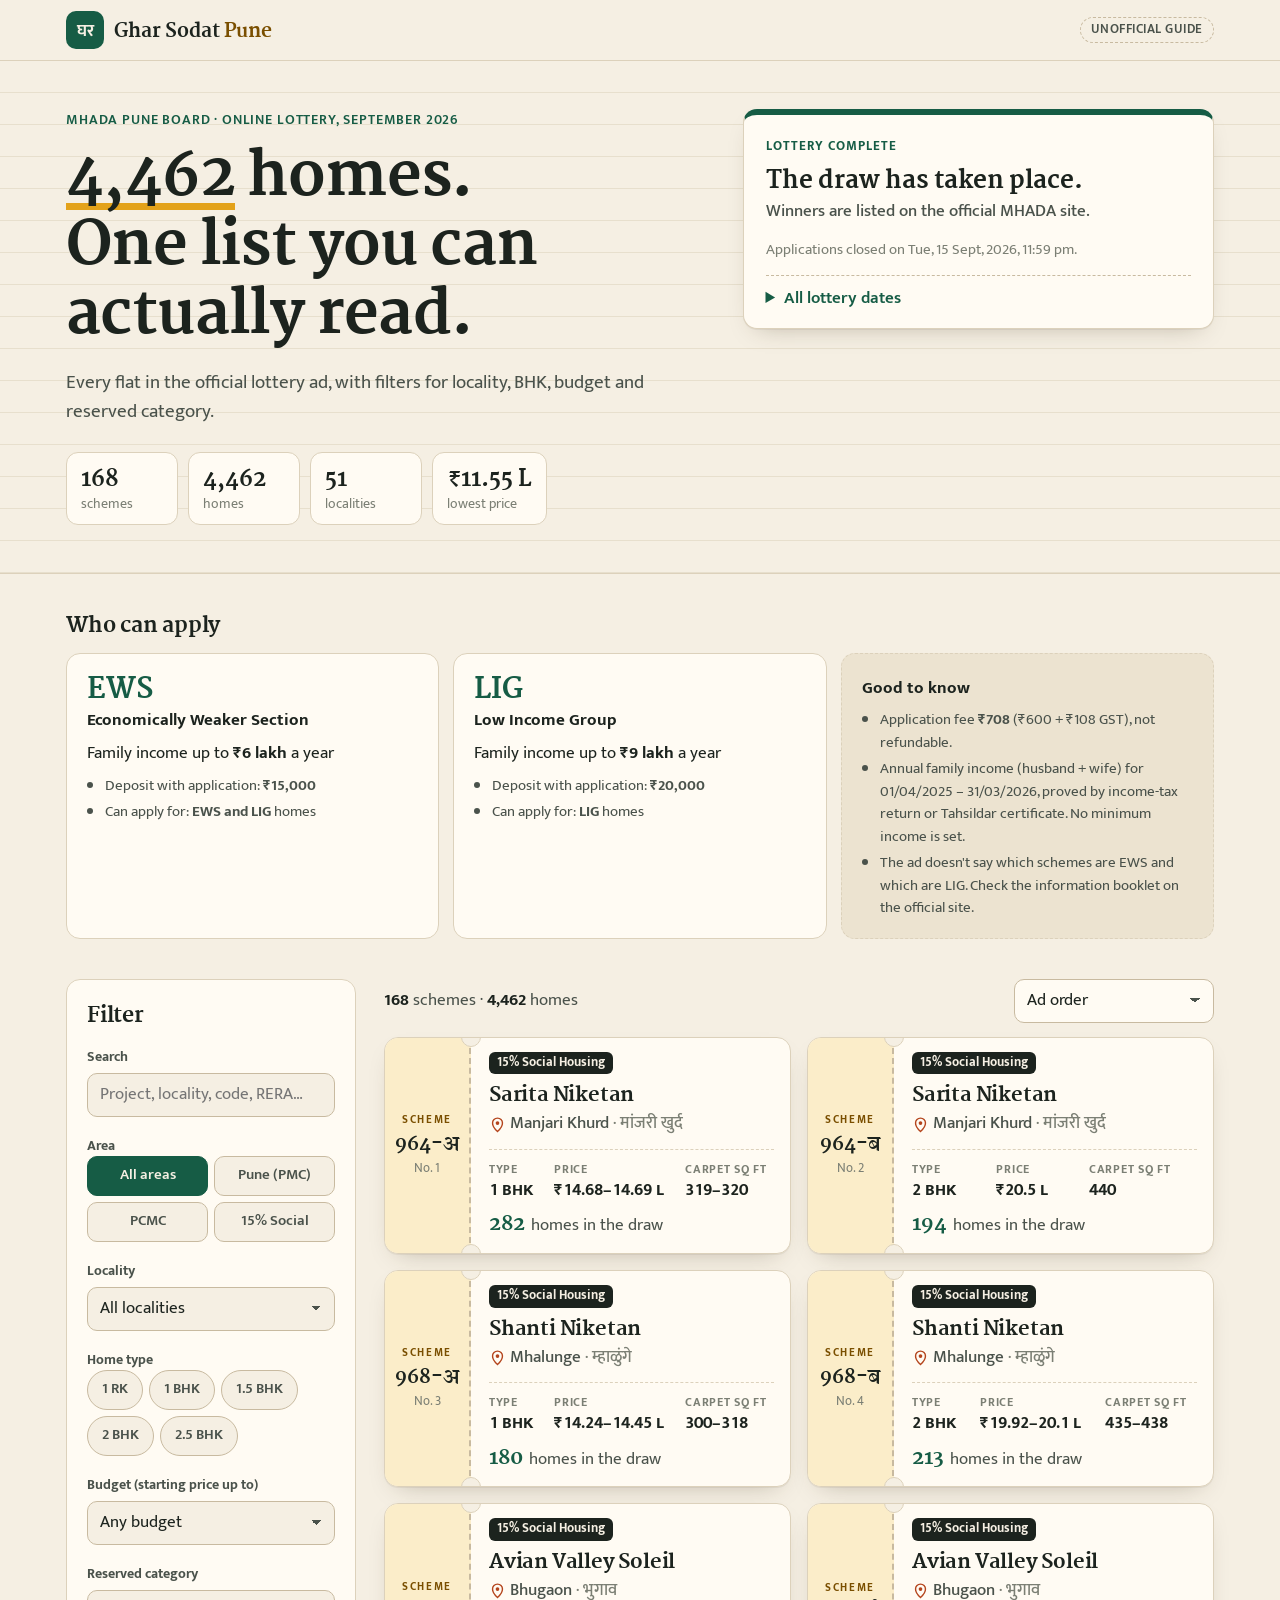
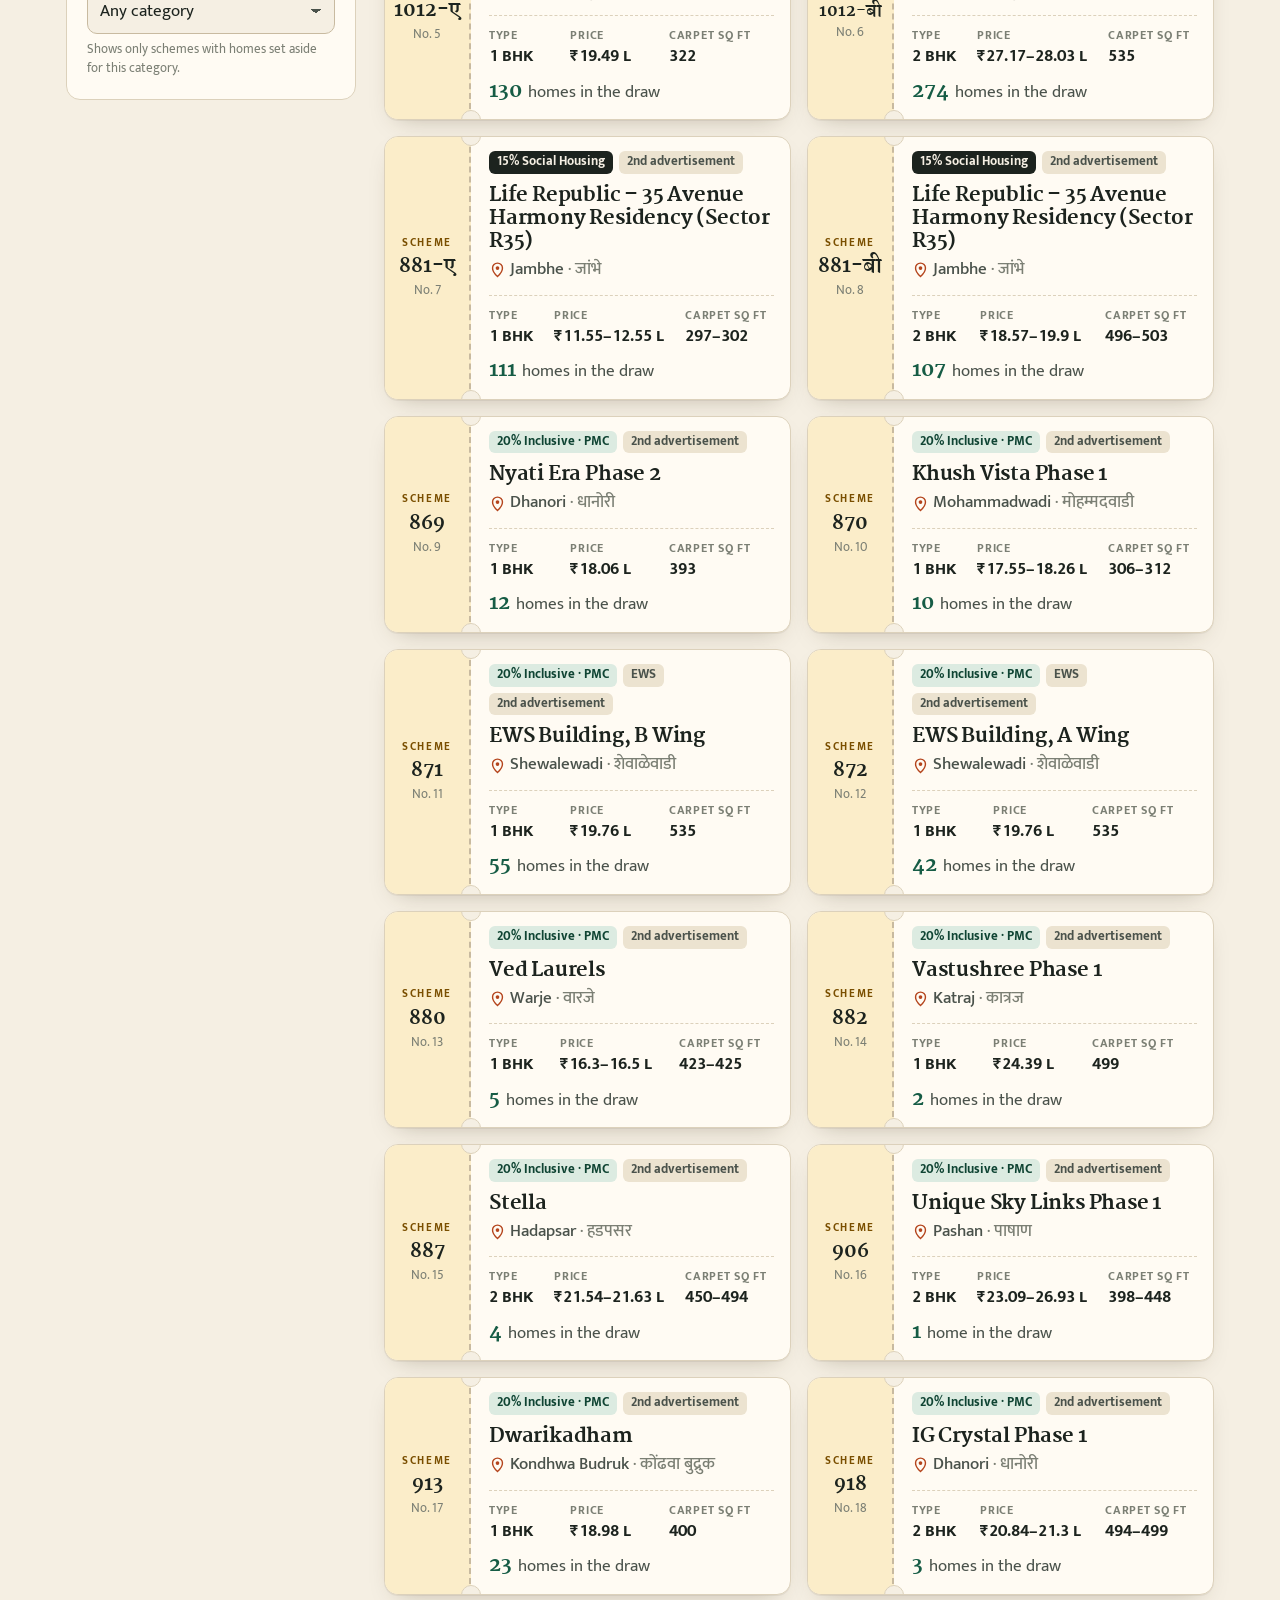
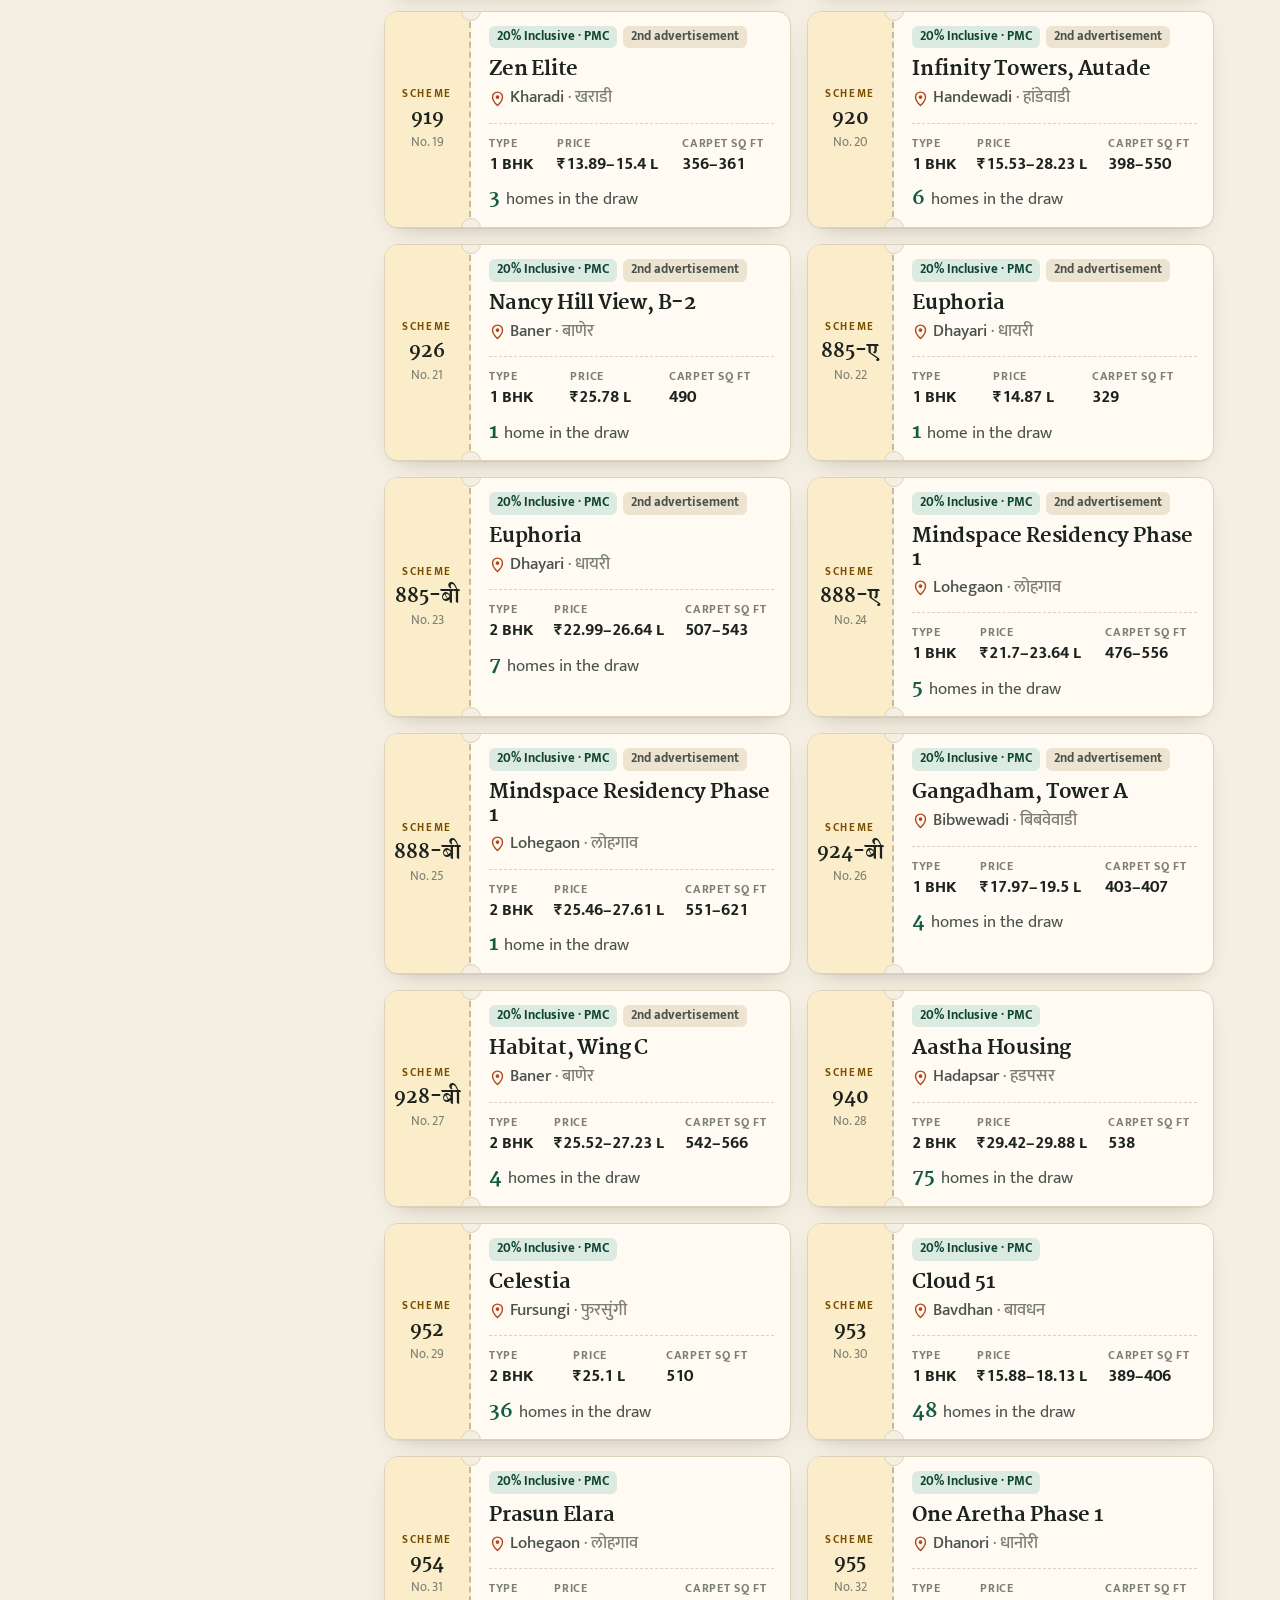
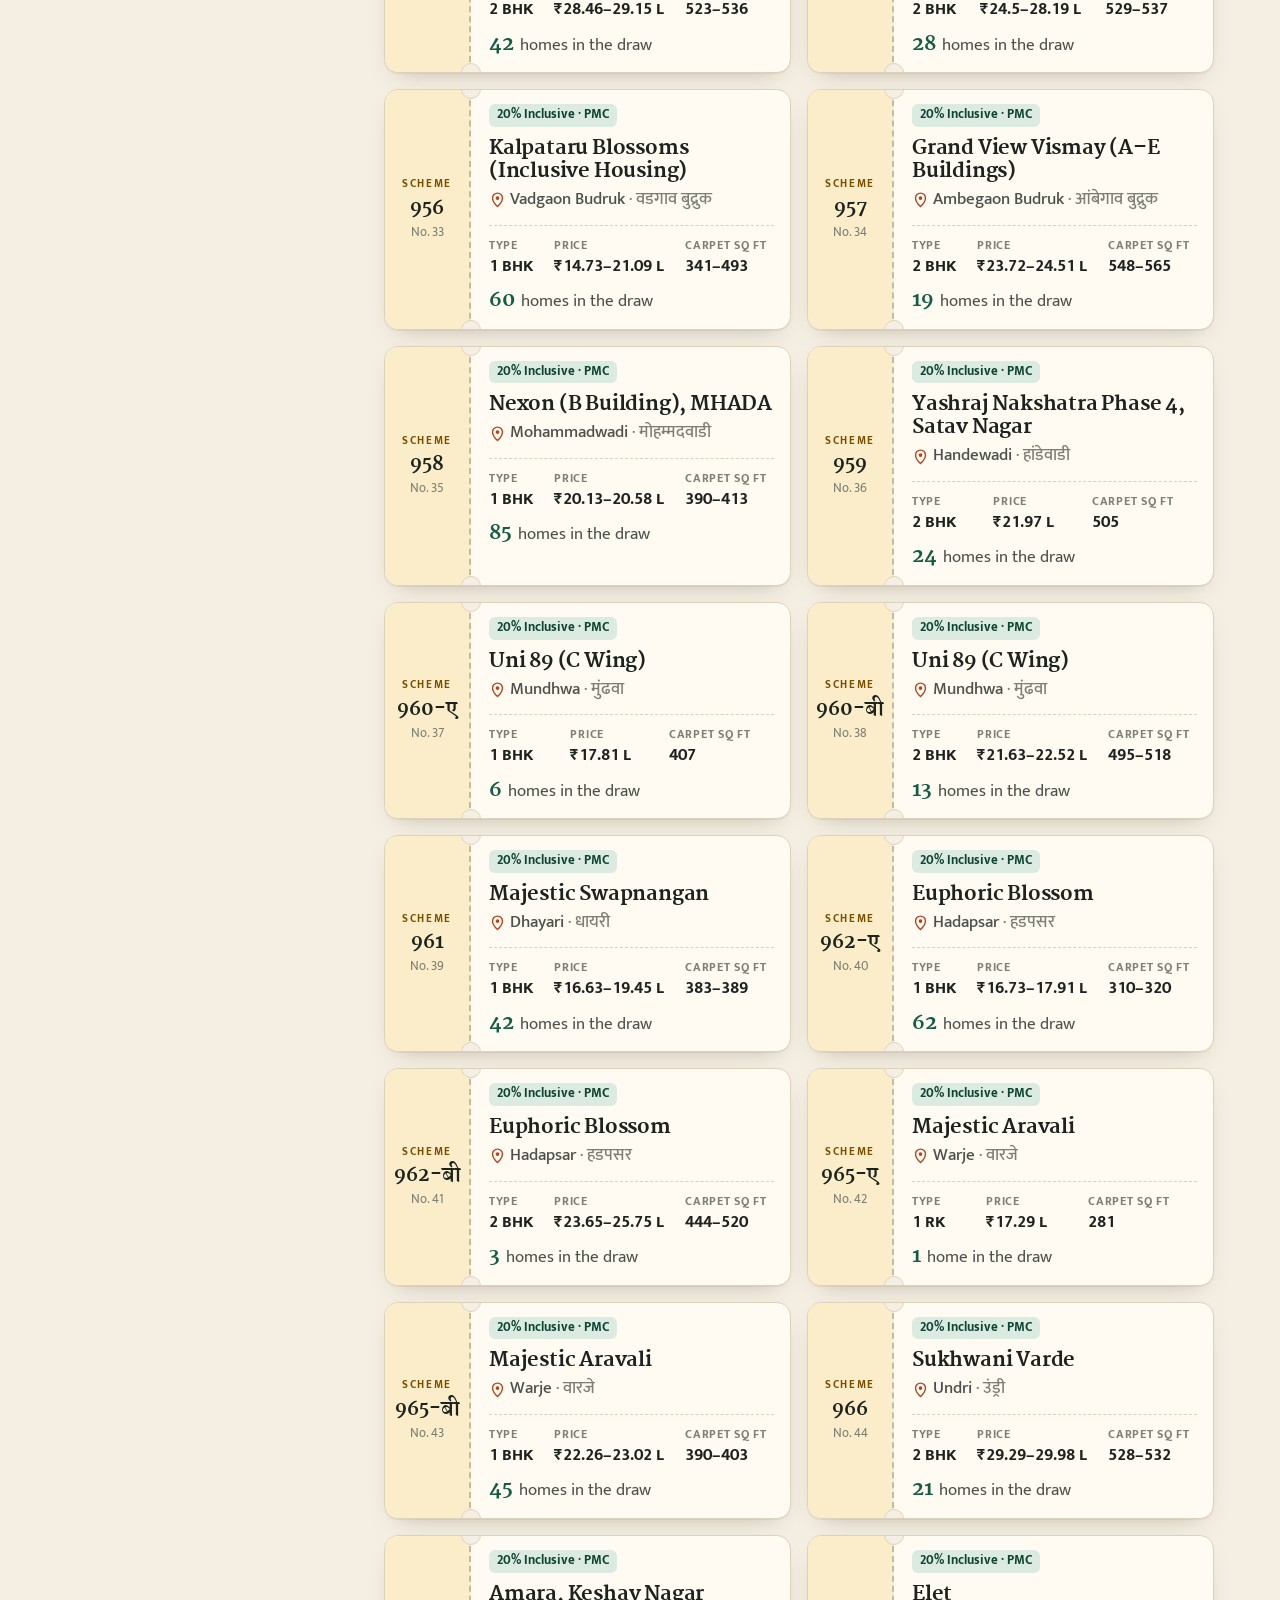
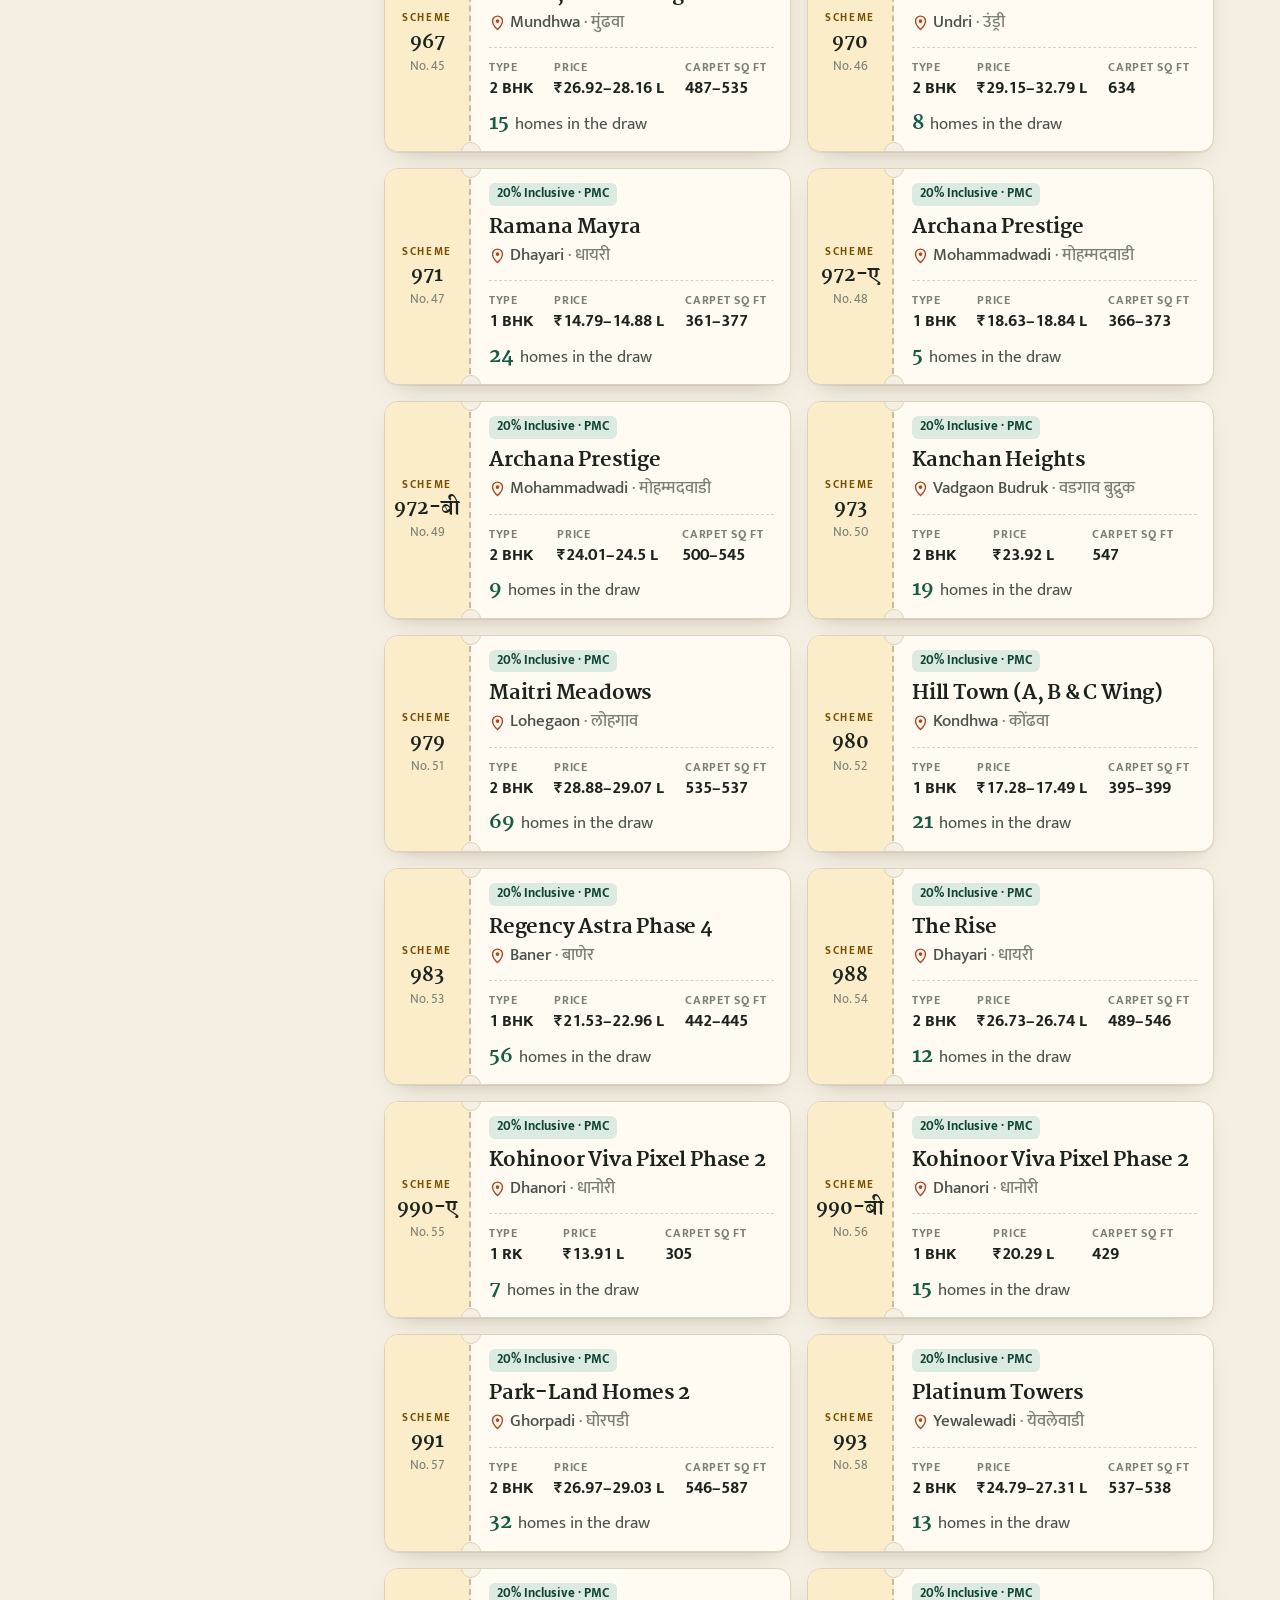
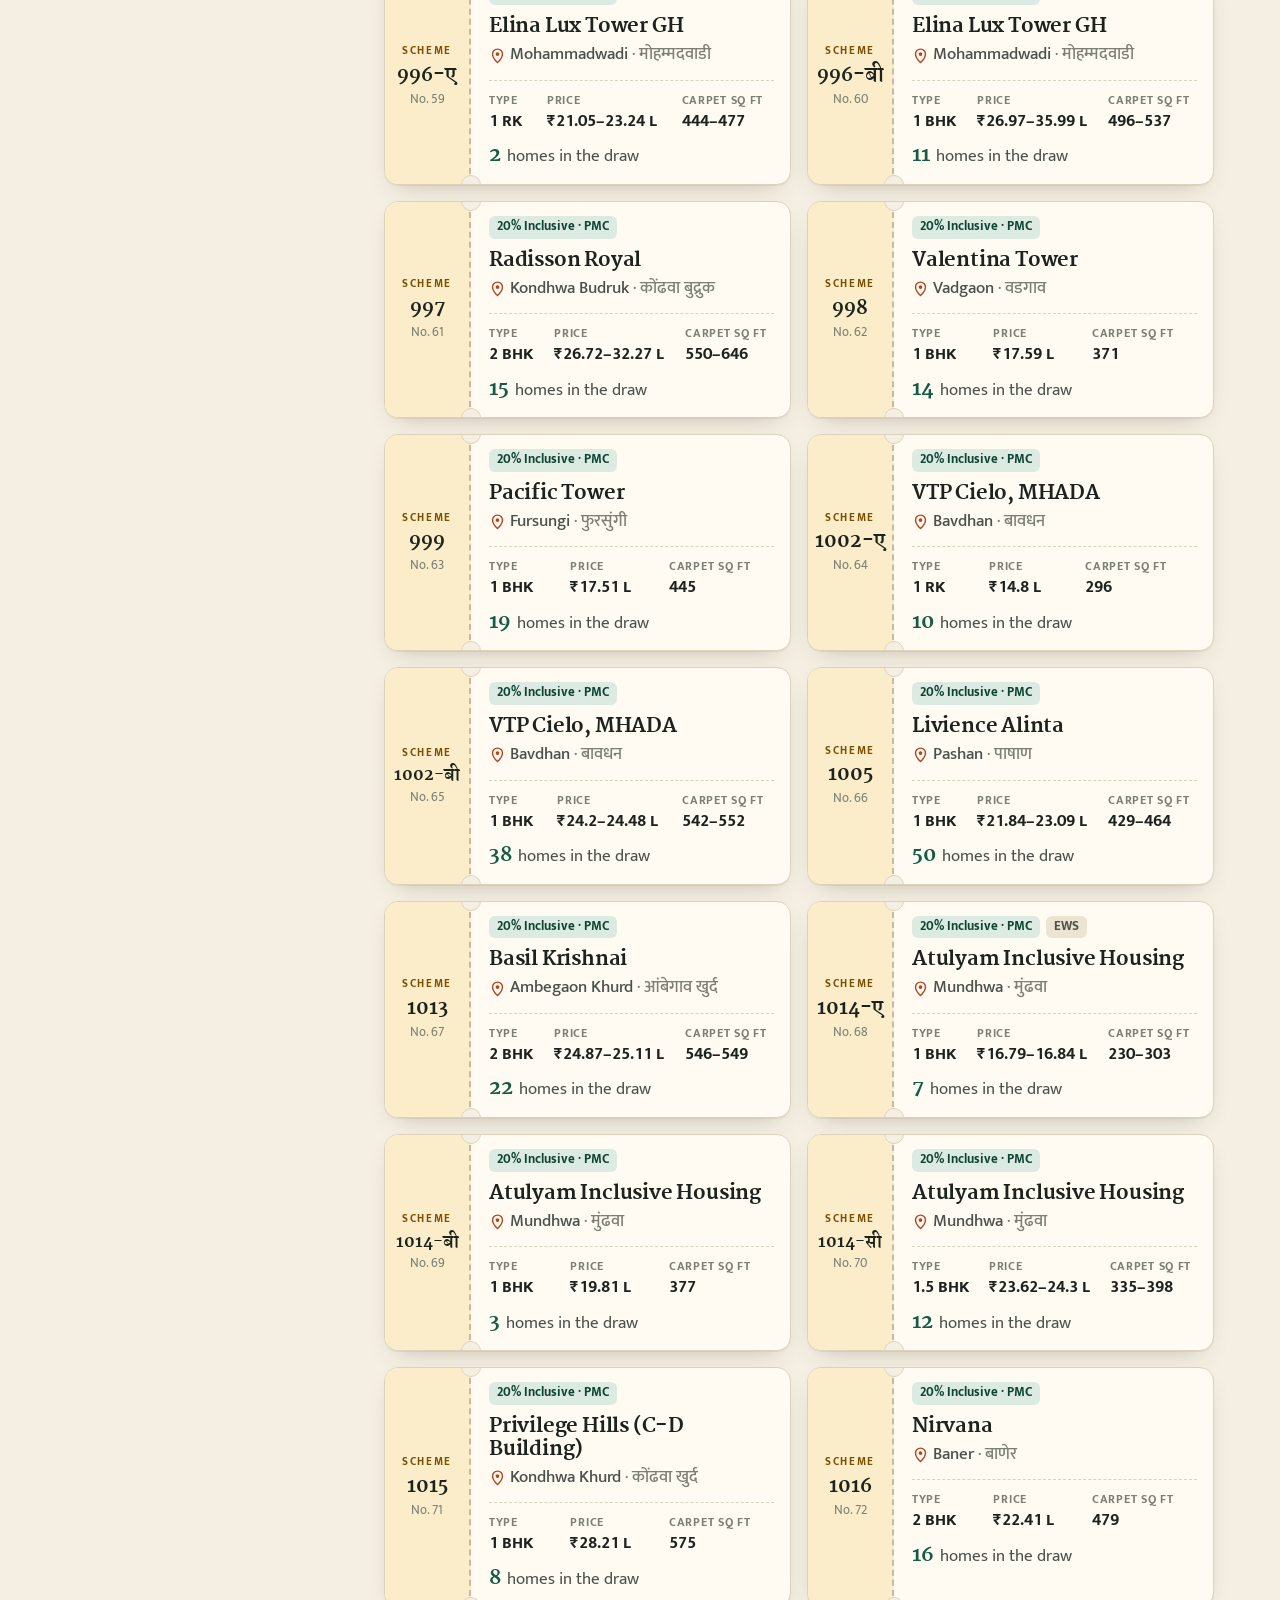
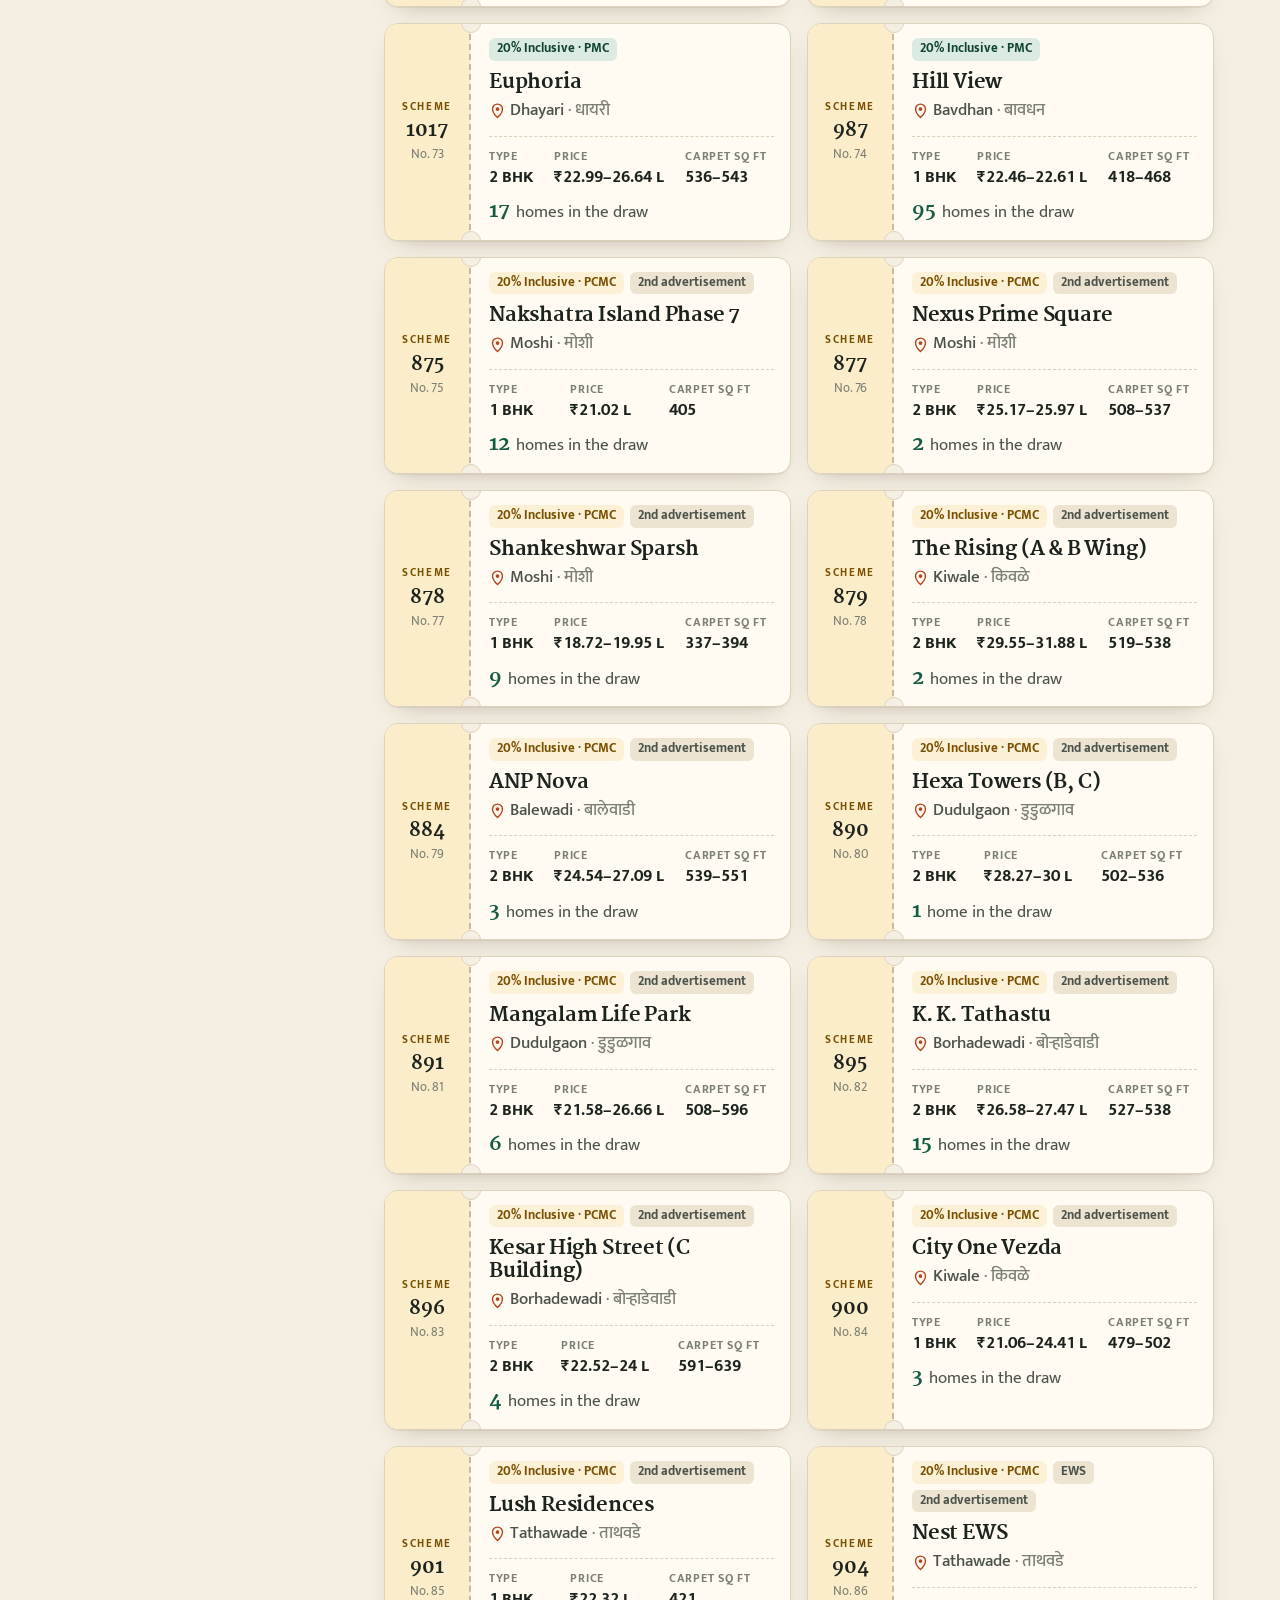
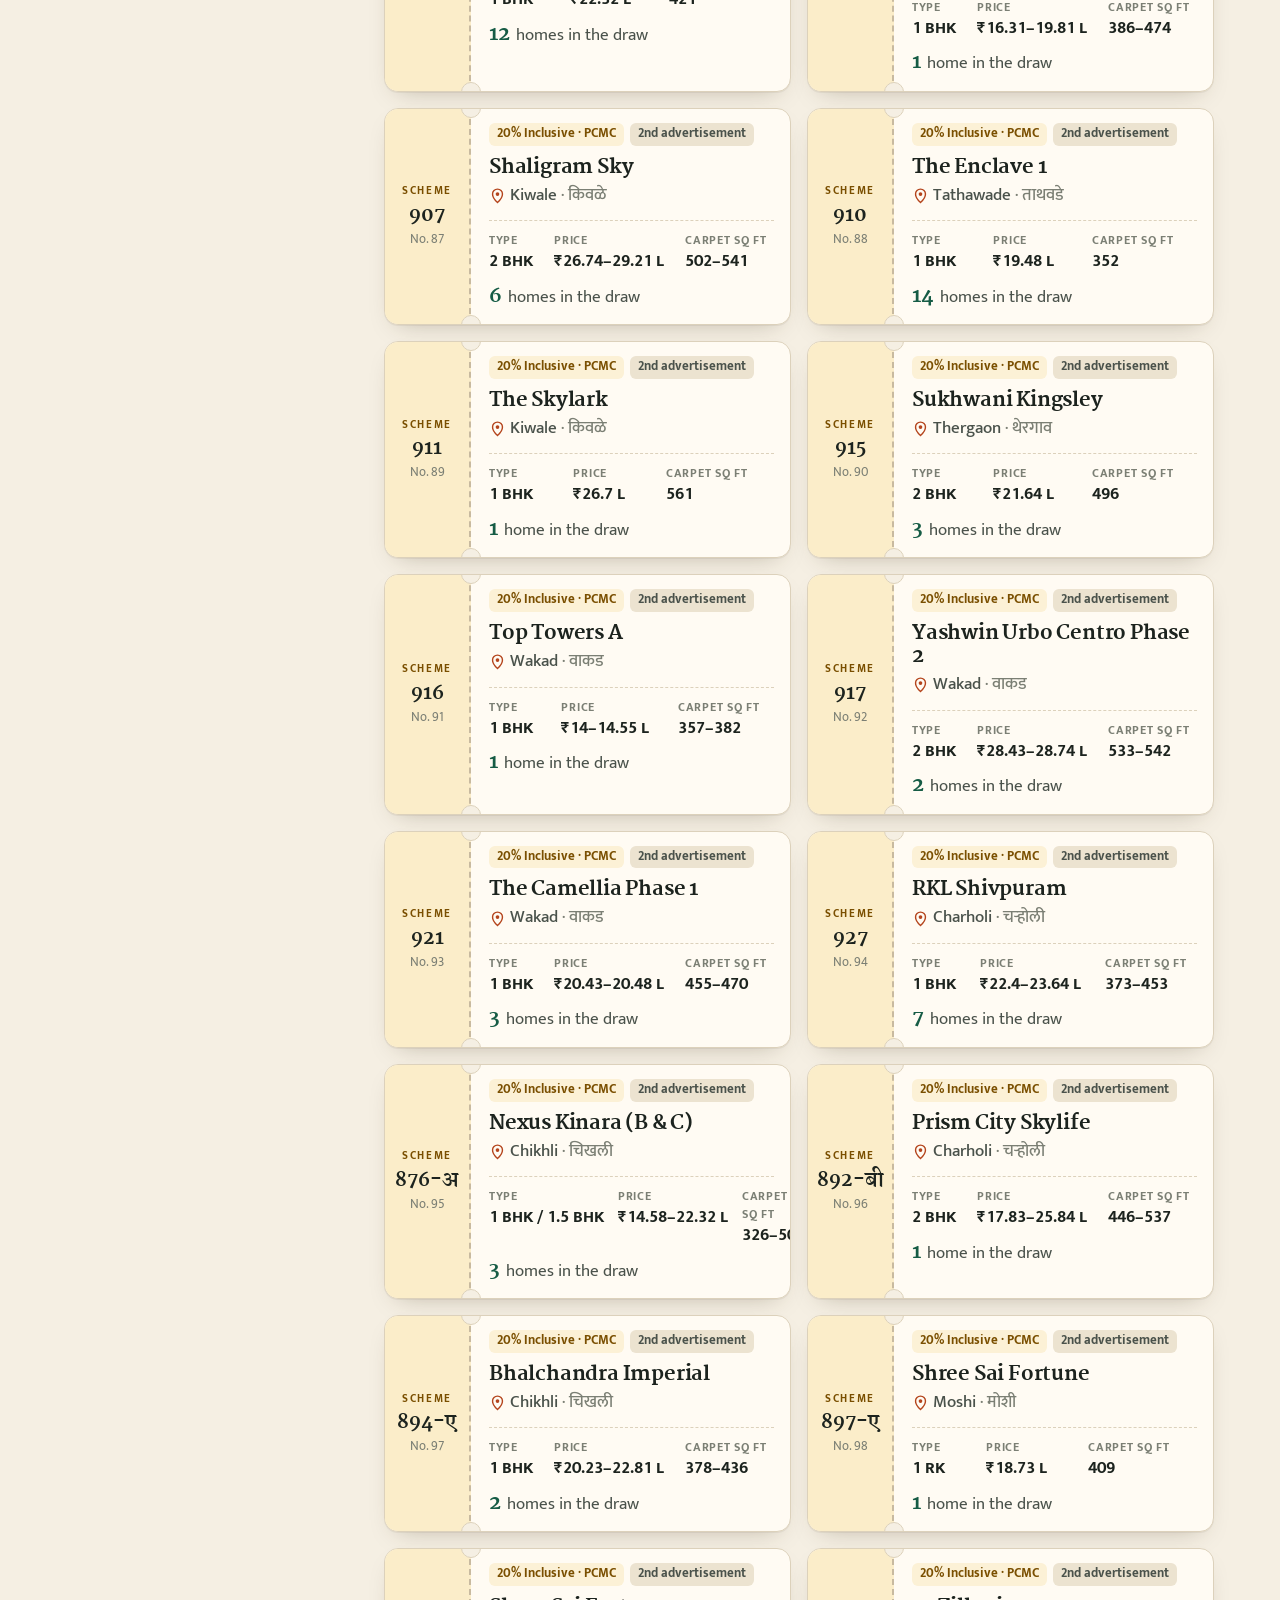
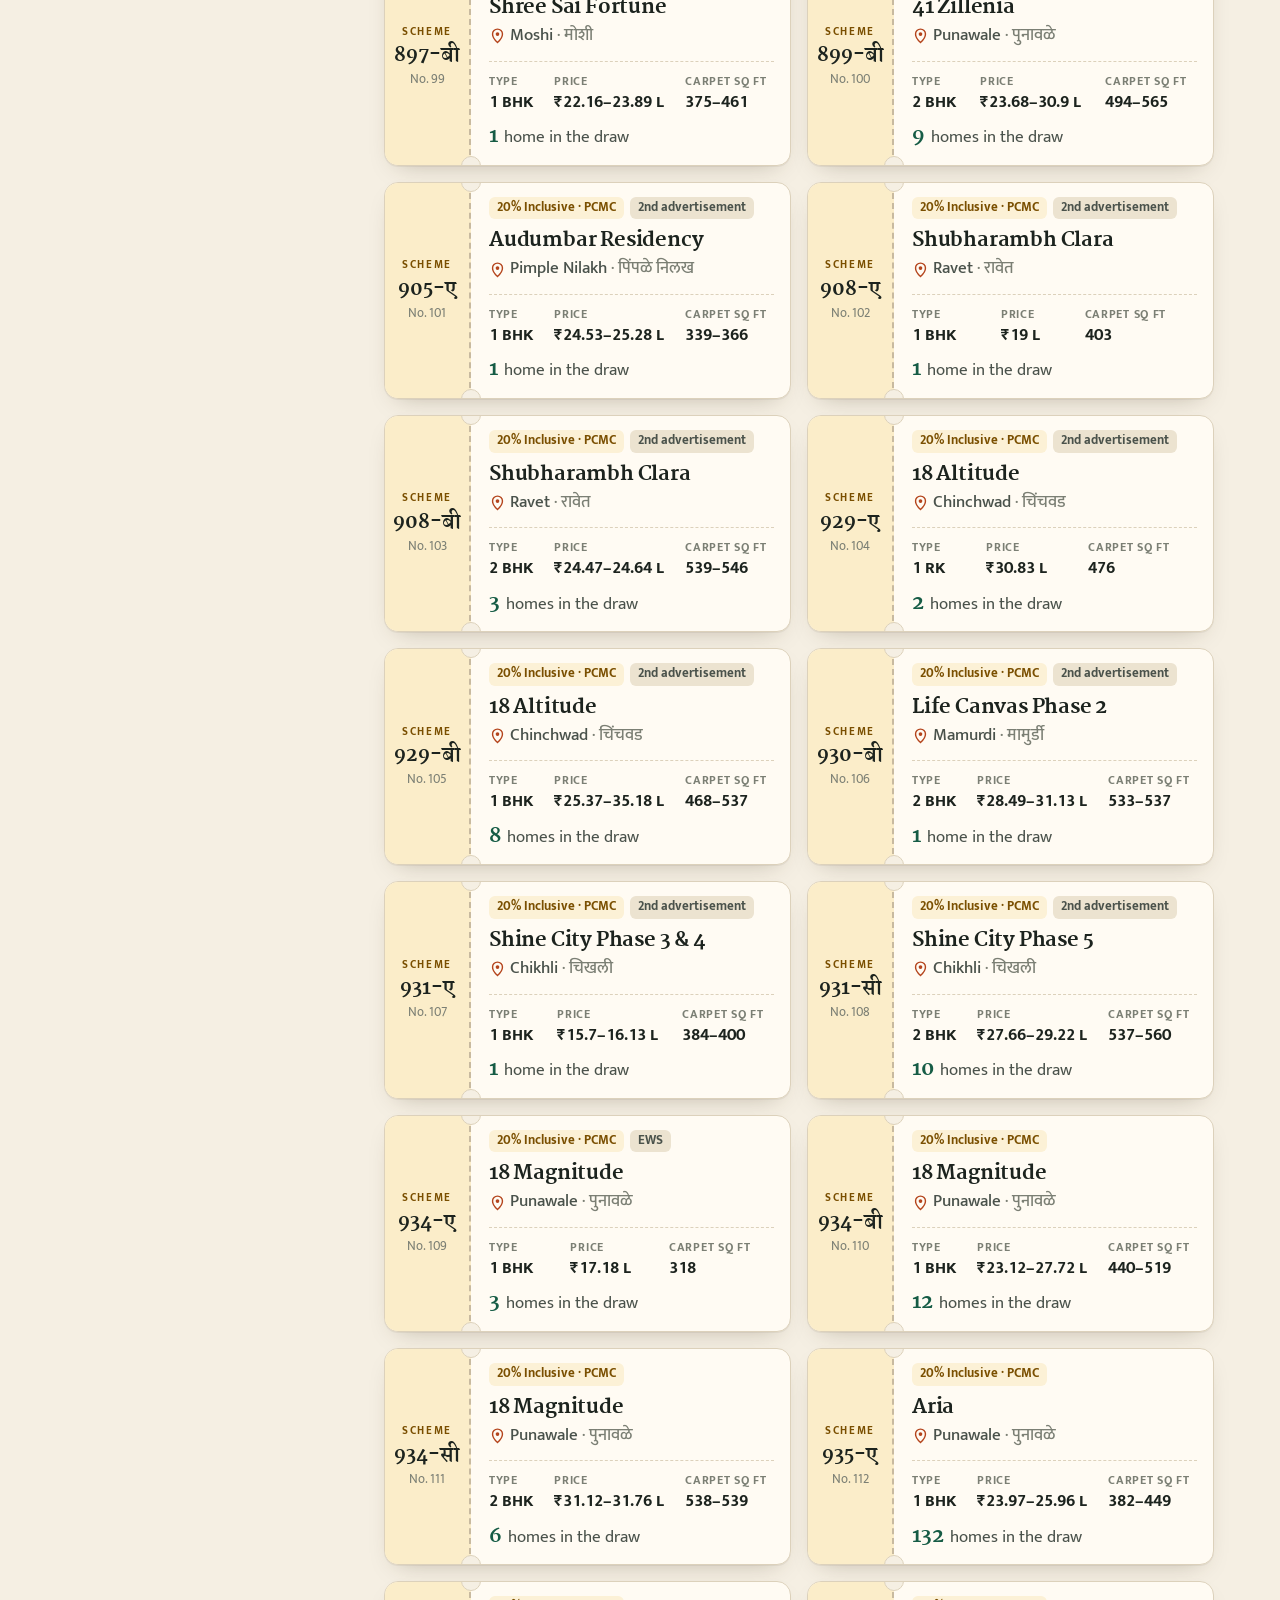
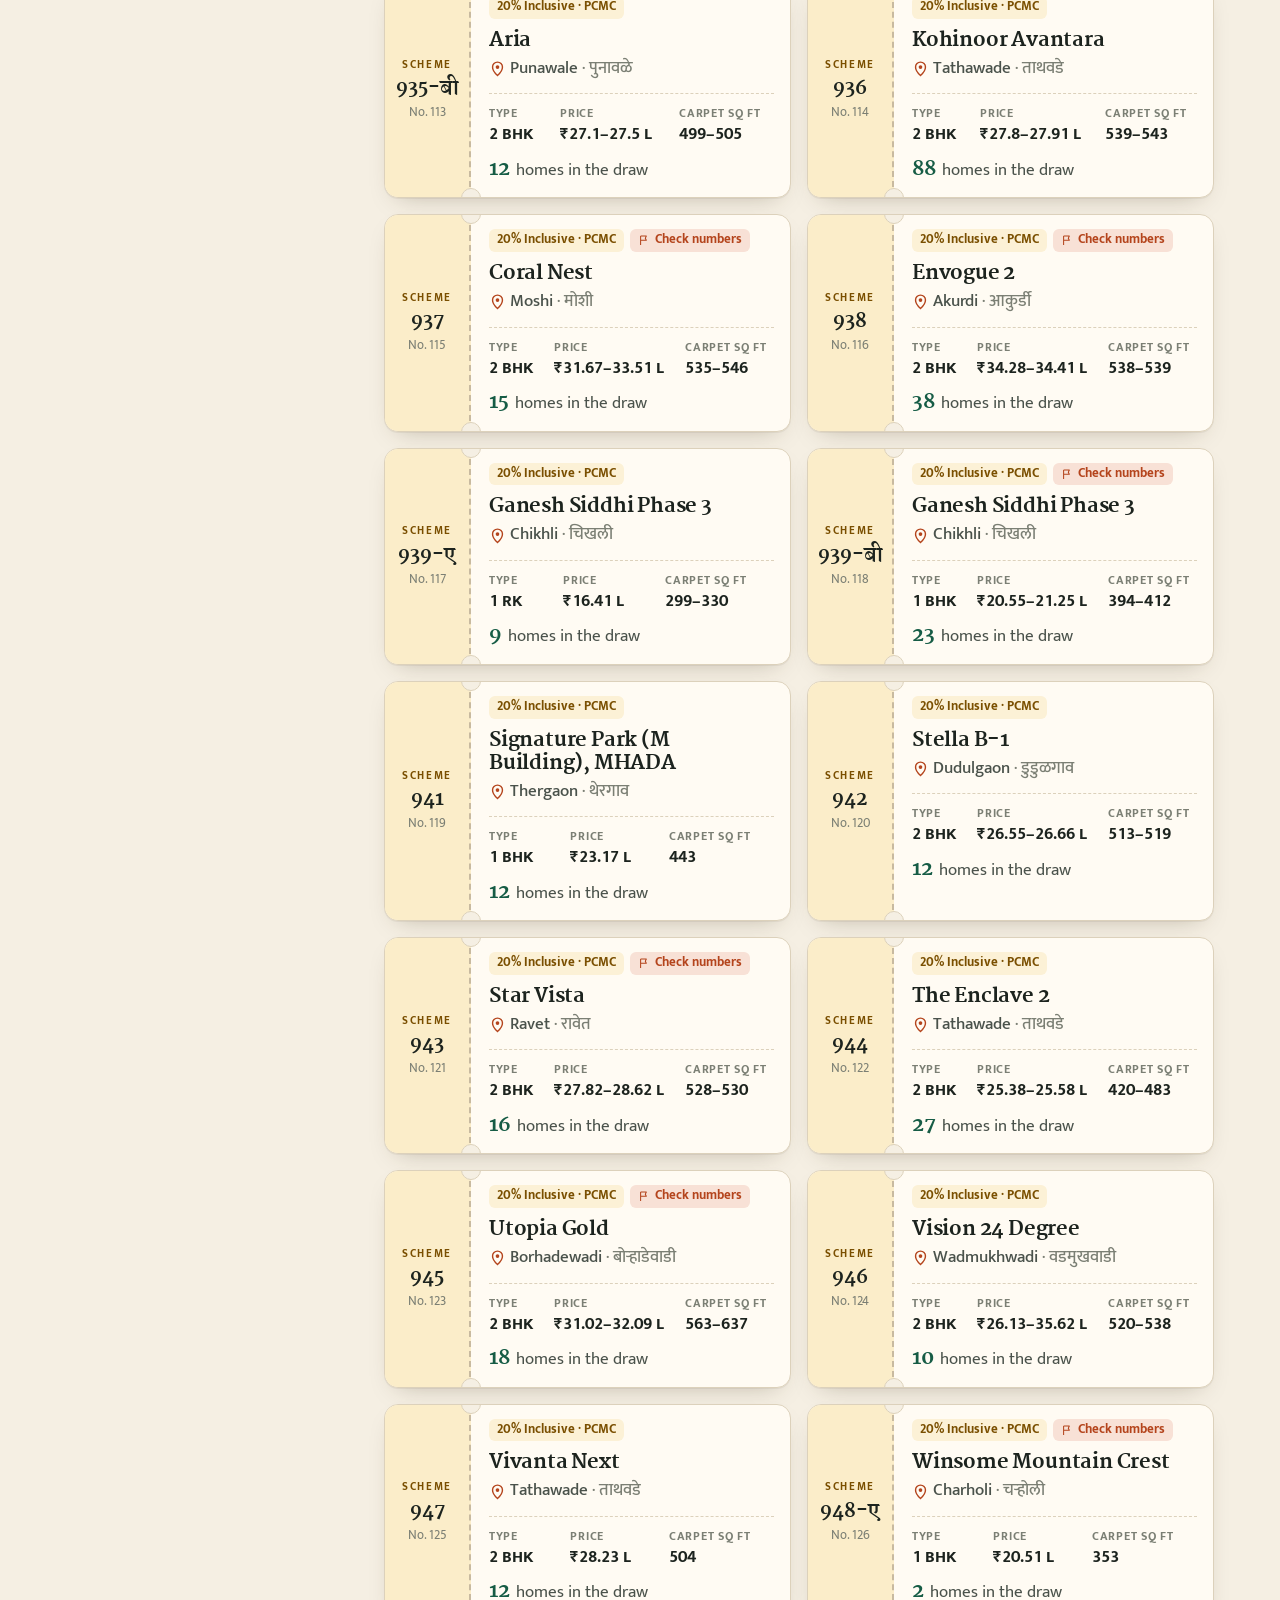
<file: index.html>
<!doctype html>
<html lang="en">
<head>
  <meta charset="utf-8">
  <meta name="viewport" content="width=device-width, initial-scale=1">
  <title>Ghar Sodat · MHADA Pune Lottery 2026, made searchable</title>
  <meta name="description" content="All 4,462 homes in MHADA Pune's September 2026 lottery in one searchable list. Filter by locality, 1 RK / 1 BHK / 2 BHK, budget and reserved category. Unofficial guide.">
  <meta property="og:title" content="MHADA Pune Lottery 2026 — all 4,462 homes, searchable">
  <meta property="og:description" content="Filter 168 schemes by locality, BHK, budget and reserved category. Unofficial guide made from the official ad.">
  <meta property="og:type" content="website">
  <meta name="theme-color" content="#165c45">
  <link rel="icon" href="assets/favicon.svg" type="image/svg+xml">
  <link rel="preconnect" href="https://fonts.googleapis.com">
  <link rel="preconnect" href="https://fonts.gstatic.com" crossorigin>
  <link href="https://fonts.googleapis.com/css2?family=Martel:wght@700;800&family=Mukta:wght@400;500;600;700&display=swap" rel="stylesheet">
  <link rel="stylesheet" href="assets/styles.css">
</head>
<body>
  <header class="masthead">
    <div class="wrap masthead-row">
      <a class="brand" href="./">
        <span class="brand-mark" aria-hidden="true">घर</span>
        <span class="brand-name">Ghar Sodat <span class="brand-city">Pune</span></span>
      </a>
      <span class="unofficial">Unofficial guide</span>
    </div>
  </header>

  <section class="hero">
    <div class="wrap hero-grid">
      <div class="hero-copy">
        <p class="eyebrow" id="lottery-title">MHADA Pune Board · Online lottery, September 2026</p>
        <h1><span class="hl" id="hero-units">4,462</span> homes.<br>One list you can actually read.</h1>
        <p class="lede">Every flat in the official lottery ad, with filters for locality, BHK, budget and reserved category.</p>
        <ul class="stats" id="stats" aria-label="Lottery at a glance"></ul>
      </div>
      <aside class="status-card" id="status" aria-live="polite"></aside>
    </div>
  </section>

  <section class="wrap eligibility" aria-labelledby="elig-h">
    <h2 id="elig-h" class="section-h">Who can apply</h2>
    <div class="elig-grid" id="eligibility"></div>
  </section>

  <main class="wrap browser" id="browse">
    <aside class="filters" id="filters" aria-label="Filters">
      <div class="filters-head">
        <h2 class="section-h">Filter</h2>
        <button type="button" class="link-btn" id="reset">Reset</button>
        <button type="button" class="icon-btn close-filters" id="close-filters" aria-label="Close filters">✕</button>
      </div>

      <label class="field">
        <span class="field-label">Search</span>
        <input type="search" id="q" placeholder="Project, locality, code, RERA…" autocomplete="off">
      </label>

      <fieldset class="field">
        <legend class="field-label">Area</legend>
        <div class="seg" id="area" role="radiogroup"></div>
      </fieldset>

      <label class="field">
        <span class="field-label">Locality</span>
        <select id="loc"><option value="">All localities</option></select>
      </label>

      <fieldset class="field">
        <legend class="field-label">Home type</legend>
        <div class="chips" id="types"></div>
      </fieldset>

      <label class="field">
        <span class="field-label">Budget (starting price up to)</span>
        <select id="budget">
          <option value="">Any budget</option>
          <option value="1500000">₹15 lakh</option>
          <option value="2000000">₹20 lakh</option>
          <option value="2500000">₹25 lakh</option>
          <option value="3000000">₹30 lakh</option>
          <option value="3500000">₹35 lakh</option>
        </select>
      </label>

      <label class="field">
        <span class="field-label">Reserved category</span>
        <select id="cat"><option value="">Any category</option></select>
        <span class="field-hint">Shows only schemes with homes set aside for this category.</span>
      </label>

      <button type="button" class="btn btn-primary show-results" id="show-results">Show results</button>
    </aside>

    <section class="results" aria-labelledby="results-count">
      <div class="results-bar">
        <p class="results-count" id="results-count" aria-live="polite"></p>
        <div class="results-tools">
          <button type="button" class="btn btn-ghost open-filters" id="open-filters">Filters <span class="badge" id="filter-badge" hidden></span></button>
          <label class="sort">
            <span class="visually-hidden">Sort by</span>
            <select id="sort">
              <option value="">Ad order</option>
              <option value="price-asc">Price: low to high</option>
              <option value="price-desc">Price: high to low</option>
              <option value="units-desc">Most homes</option>
              <option value="carpet-desc">Largest carpet area</option>
            </select>
          </label>
        </div>
      </div>
      <ol class="tickets" id="list"></ol>
      <div class="empty" id="empty" hidden>
        <p><strong>No schemes match these filters.</strong></p>
        <button type="button" class="btn btn-ghost" id="empty-reset">Clear filters</button>
      </div>
    </section>
  </main>

  <footer class="footer" id="footer"></footer>

  <script type="module" src="assets/list.js"></script>
</body>
</html>
</file>
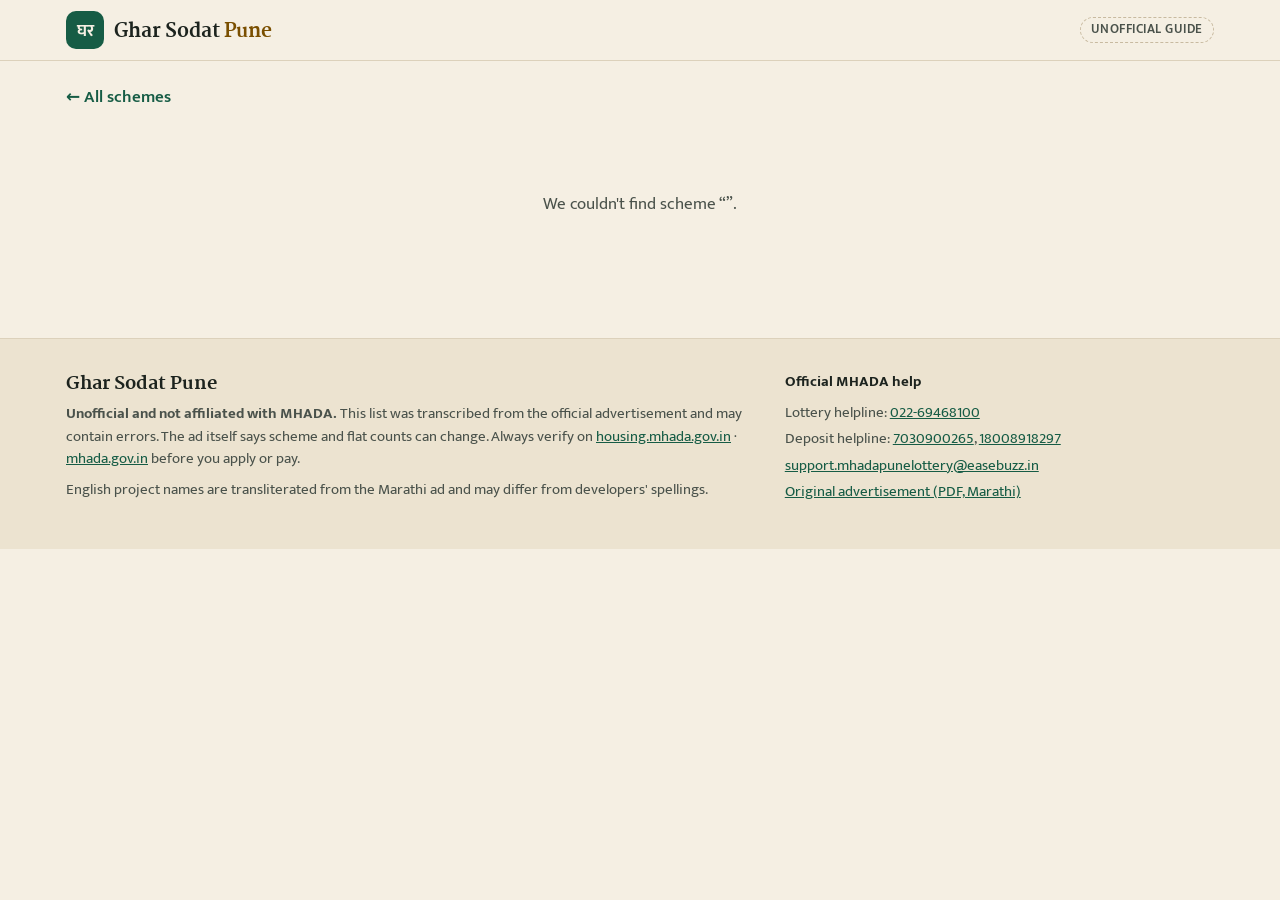
<file: scheme.html>
<!doctype html>
<html lang="en">
<head>
  <meta charset="utf-8">
  <meta name="viewport" content="width=device-width, initial-scale=1">
  <title>Scheme details · Ghar Sodat Pune</title>
  <meta name="description" content="Price, carpet area, reserved categories and RERA details for a scheme in MHADA Pune's September 2026 lottery. Unofficial guide.">
  <meta name="theme-color" content="#165c45">
  <link rel="icon" href="assets/favicon.svg" type="image/svg+xml">
  <link rel="preconnect" href="https://fonts.googleapis.com">
  <link rel="preconnect" href="https://fonts.gstatic.com" crossorigin>
  <link href="https://fonts.googleapis.com/css2?family=Martel:wght@700;800&family=Mukta:wght@400;500;600;700&display=swap" rel="stylesheet">
  <link rel="stylesheet" href="assets/styles.css">
</head>
<body>
  <header class="masthead">
    <div class="wrap masthead-row">
      <a class="brand" href="./">
        <span class="brand-mark" aria-hidden="true">घर</span>
        <span class="brand-name">Ghar Sodat <span class="brand-city">Pune</span></span>
      </a>
      <span class="unofficial">Unofficial guide</span>
    </div>
  </header>

  <main class="wrap detail" id="detail">
    <p class="loading">Loading scheme…</p>
  </main>

  <footer class="footer" id="footer"></footer>

  <script type="module" src="assets/scheme.js"></script>
</body>
</html>
</file>
<file: assets/styles.css>
/* Ghar Sodat — a lottery ledger. Warm paper, ink green, marigold stamps. */

:root {
  --paper: #f5efe3;
  --paper-2: #ece3d0;
  --card: #fffbf3;
  --ink: #1c231e;
  --ink-2: #4a524b;
  --ink-3: #7b7f74;
  --rule: #dcd1bb;
  --rule-strong: #c8baa0;
  --green: #165c45;
  --green-ink: #0f4433;
  --green-soft: #dcebe1;
  --marigold: #e3a21a;
  --marigold-ink: #7a4f00;
  --marigold-soft: #fbedc9;
  --vermilion: #b4441c;
  --vermilion-soft: #f8e1d6;
  --shadow: 0 1px 0 rgba(60, 45, 20, .06), 0 10px 24px -14px rgba(60, 45, 20, .35);

  --display: 'Martel', 'Noto Serif Devanagari', Georgia, serif;
  --body: 'Mukta', 'Noto Sans Devanagari', system-ui, sans-serif;
  --radius: 14px;
  --stub: 86px;
  color-scheme: light;
}

@media (prefers-color-scheme: dark) {
  :root {
    --paper: #121815;
    --paper-2: #0d1210;
    --card: #1a221e;
    --ink: #eee7d8;
    --ink-2: #bdb7a8;
    --ink-3: #8c897e;
    --rule: #2d3933;
    --rule-strong: #3d4b44;
    --green: #5fc39a;
    --green-ink: #8fdcbb;
    --green-soft: #1b3a2e;
    --marigold: #f0b43c;
    --marigold-ink: #f7cf7d;
    --marigold-soft: #3a2e14;
    --vermilion: #ec8a63;
    --vermilion-soft: #3b2219;
    --shadow: 0 1px 0 rgba(0, 0, 0, .3), 0 12px 26px -16px rgba(0, 0, 0, .8);
    color-scheme: dark;
  }
}

*, *::before, *::after { box-sizing: border-box; }
html { -webkit-text-size-adjust: 100%; }
body {
  margin: 0;
  background: var(--paper);
  color: var(--ink);
  font: 400 17px/1.5 var(--body);
  -webkit-font-smoothing: antialiased;
}
a { color: var(--green); }
h1, h2, h3 { font-family: var(--display); line-height: 1.15; margin: 0; letter-spacing: -.01em; }
button, input, select { font: inherit; color: inherit; }
:focus-visible { outline: 3px solid var(--marigold); outline-offset: 2px; border-radius: 6px; }
.visually-hidden { position: absolute; width: 1px; height: 1px; overflow: hidden; clip: rect(0 0 0 0); white-space: nowrap; }
.ico { width: 1em; height: 1em; vertical-align: -.14em; flex: none; }

.wrap { max-width: 1180px; margin: 0 auto; padding: 0 16px; }

/* ---- masthead ---- */
.masthead { border-bottom: 1px solid var(--rule); background: var(--paper); }
.masthead-row { display: flex; align-items: center; justify-content: space-between; gap: 12px; height: 60px; }
.brand { display: inline-flex; align-items: center; gap: 10px; text-decoration: none; color: var(--ink); }
.brand-mark {
  display: grid; place-items: center; width: 38px; height: 38px; border-radius: 10px;
  background: var(--green); color: var(--paper); font: 700 17px/1 var(--body); padding-top: 3px;
}
.brand-name { font: 800 19px/1 var(--display); padding-top: 4px; }
.brand-city { color: var(--marigold-ink); }
.unofficial {
  font-size: 13px; font-weight: 600; letter-spacing: .04em; text-transform: uppercase;
  color: var(--ink-2); border: 1px dashed var(--rule-strong); border-radius: 999px; padding: 2px 10px;
}

/* ---- hero ---- */
.hero {
  border-bottom: 1px solid var(--rule);
  background:
    repeating-linear-gradient(to bottom, transparent 0 31px, color-mix(in srgb, var(--rule) 55%, transparent) 31px 32px),
    var(--paper);
}
.hero-grid { display: grid; grid-template-columns: 1.35fr 1fr; gap: 40px; padding-top: 48px; padding-bottom: 48px; align-items: start; }
.eyebrow { margin: 0 0 14px; font-weight: 600; font-size: 14px; letter-spacing: .06em; text-transform: uppercase; color: var(--green); }
.hero h1 { font-size: clamp(34px, 5.4vw, 60px); font-weight: 800; }
.hl { text-decoration: underline var(--marigold); text-decoration-thickness: .12em; text-underline-offset: .14em; text-decoration-skip-ink: none; }
.lede { font-size: 19px; color: var(--ink-2); max-width: 34em; margin: 18px 0 26px; }
.stats { list-style: none; padding: 0; margin: 0; display: flex; flex-wrap: wrap; gap: 10px; }
.stats li {
  display: flex; flex-direction: column; min-width: 112px; padding: 10px 14px;
  background: var(--card); border: 1px solid var(--rule); border-radius: 12px;
}
.stats strong { font: 800 22px/1.2 var(--display); padding-top: 4px; }
.stats span { font-size: 14px; color: var(--ink-3); }

.status-card {
  background: var(--card); border: 1px solid var(--rule); border-radius: var(--radius);
  box-shadow: var(--shadow); padding: 22px 22px 16px; position: relative;
  border-top: 6px solid var(--green);
}
.status-label { margin: 0 0 6px; font-size: 13px; font-weight: 700; letter-spacing: .08em; text-transform: uppercase; color: var(--green); }
.status-main { display: flex; gap: 16px; justify-content: space-between; align-items: center; }
.status-event { font: 800 24px/1.2 var(--display); margin: 0; padding-top: 4px; }
.status-when { margin: 4px 0 0; color: var(--ink-2); font-weight: 500; }
.status-note { margin: 14px 0 0; font-size: 15px; color: var(--ink-3); }
.stamp {
  flex: none; width: 92px; height: 92px; border-radius: 50%;
  display: grid; place-content: center; text-align: center;
  border: 3px double var(--marigold); color: var(--marigold-ink); background: var(--marigold-soft);
  transform: rotate(-8deg);
}
.stamp-n { font: 800 32px/1 var(--display); padding-top: 6px; }
.stamp-u { font-size: 13px; font-weight: 700; letter-spacing: .08em; text-transform: uppercase; }
.timeline { margin-top: 14px; border-top: 1px dashed var(--rule-strong); padding-top: 10px; }
.timeline summary { cursor: pointer; font-weight: 600; color: var(--green); }
.timeline ol { list-style: none; margin: 10px 0 0; padding: 0; }
.timeline li { display: grid; grid-template-columns: 22px 1fr; gap: 0 8px; padding: 6px 0; font-size: 15px; position: relative; }
.timeline li::before {
  content: ''; width: 12px; height: 12px; margin-top: 6px; border-radius: 50%;
  border: 2px solid var(--rule-strong); background: var(--card); grid-row: span 2;
}
.timeline li.done::before { background: var(--green); border-color: var(--green); }
.timeline li.next::before { background: var(--marigold); border-color: var(--marigold); box-shadow: 0 0 0 4px var(--marigold-soft); }
.timeline li.done { color: var(--ink-3); }
.tl-when { font-weight: 600; }
.tl-what em { color: var(--ink-3); }

/* ---- eligibility ---- */
.section-h { font-size: 21px; font-weight: 800; padding-top: 4px; }
.eligibility { padding-top: 36px; padding-bottom: 8px; }
.elig-grid { display: grid; grid-template-columns: repeat(3, 1fr); gap: 14px; margin-top: 14px; }
.elig-tile { background: var(--card); border: 1px solid var(--rule); border-radius: var(--radius); padding: 18px 20px; }
.elig-id { margin: 0; font: 800 28px/1 var(--display); color: var(--green); padding-top: 4px; }
.elig-label { margin: 4px 0 8px; font-weight: 700; }
.elig-income { margin: 0 0 8px; }
.elig-list { margin: 0; padding-left: 18px; color: var(--ink-2); font-size: 15px; }
.elig-list li + li { margin-top: 4px; }
.elig-note { background: var(--paper-2); border-style: dashed; }

/* ---- browser layout ---- */
.browser { display: grid; grid-template-columns: 290px 1fr; gap: 28px; padding-top: 32px; padding-bottom: 56px; align-items: start; scroll-margin-top: 12px; }

.filters {
  position: sticky; top: 16px; display: flex; flex-direction: column; gap: 18px;
  background: var(--card); border: 1px solid var(--rule); border-radius: var(--radius); padding: 20px;
  max-height: calc(100vh - 32px); overflow: auto;
}
.filters-head { display: flex; align-items: center; justify-content: space-between; gap: 8px; }
.field { display: flex; flex-direction: column; gap: 6px; border: 0; padding: 0; margin: 0; min-width: 0; }
.field-label { font-size: 14px; font-weight: 700; color: var(--ink-2); padding: 0; }
.field-hint { font-size: 13px; color: var(--ink-3); }
input[type=search], select {
  width: 100%; min-height: 44px; padding: 8px 12px; border-radius: 10px;
  background: var(--paper); border: 1px solid var(--rule-strong);
}
select { appearance: none; padding-right: 34px;
  background-image: linear-gradient(45deg, transparent 50%, var(--ink-2) 50%), linear-gradient(135deg, var(--ink-2) 50%, transparent 50%);
  background-position: calc(100% - 18px) 50%, calc(100% - 13px) 50%; background-size: 5px 5px; background-repeat: no-repeat; }
input[type=search]:focus, select:focus { border-color: var(--green); }

.seg { display: grid; grid-template-columns: 1fr 1fr; gap: 6px; }
.seg button { white-space: nowrap; }
.seg button, .chip {
  min-height: 40px; padding: 6px 10px; border-radius: 10px; cursor: pointer; font-weight: 600; font-size: 15px;
  background: var(--paper); border: 1px solid var(--rule-strong); color: var(--ink-2);
  transition: background .15s, color .15s, border-color .15s;
}
.seg button[aria-checked=true], .chip[aria-pressed=true] { background: var(--green); border-color: var(--green); color: var(--paper); }
.chips { display: flex; flex-wrap: wrap; gap: 6px; }
.chip { border-radius: 999px; padding: 6px 14px; }

.btn {
  display: inline-flex; align-items: center; justify-content: center; gap: 8px;
  min-height: 44px; padding: 8px 18px; border-radius: 10px; font-weight: 700; cursor: pointer; text-decoration: none;
  border: 1px solid transparent;
}
.btn-primary { background: var(--green); color: var(--paper); }
.btn-primary:hover { background: var(--green-ink); }
.btn-ghost { background: var(--card); border-color: var(--rule-strong); color: var(--ink); }
.link-btn { background: none; border: 0; padding: 4px 0; color: var(--green); font-weight: 600; cursor: pointer; text-decoration: underline; text-underline-offset: 3px; }
.icon-btn { background: none; border: 0; font-size: 20px; cursor: pointer; color: var(--ink-2); width: 44px; height: 44px; }
.badge { display: inline-grid; place-items: center; min-width: 22px; height: 22px; padding: 0 6px; border-radius: 999px; background: var(--marigold); color: #241800; font-size: 13px; }
.close-filters, .open-filters, .show-results { display: none; }

.results-bar { display: flex; align-items: center; justify-content: space-between; gap: 12px; margin-bottom: 14px; flex-wrap: wrap; }
.results-count { margin: 0; color: var(--ink-2); }
.results-count strong { color: var(--ink); }
.results-tools { display: flex; gap: 8px; align-items: center; }
.sort select { min-width: 200px; background-color: var(--card); }

/* ---- tickets ---- */
.tickets { list-style: none; margin: 0; padding: 0; display: grid; grid-template-columns: repeat(auto-fill, minmax(330px, 1fr)); gap: 16px; }
.ticket {
  position: relative; background: var(--card); border: 1px solid var(--rule); border-radius: var(--radius);
  box-shadow: var(--shadow); overflow: hidden;
  animation: rise .45s cubic-bezier(.2, .7, .2, 1) both; animation-delay: calc(var(--i, 0) * 35ms);
  transition: transform .18s ease, box-shadow .18s ease, border-color .18s;
}
.ticket:hover { transform: translateY(-3px); border-color: var(--rule-strong); }
/* perforation notches */
.ticket::before, .ticket::after {
  content: ''; position: absolute; left: calc(var(--stub) - 10px); width: 20px; height: 20px; border-radius: 50%;
  background: var(--paper); border: 1px solid var(--rule); z-index: 1;
}
.ticket::before { top: -11px; }
.ticket::after { bottom: -11px; }
.ticket-link, .ticket-lg { display: grid; grid-template-columns: var(--stub) 1fr; color: inherit; text-decoration: none; height: 100%; }
.stub {
  display: flex; flex-direction: column; align-items: center; justify-content: center; gap: 2px; text-align: center;
  padding: 16px 6px; background: var(--marigold-soft); border-right: 2px dashed var(--rule-strong);
}
.stub-label { font-size: 11px; font-weight: 700; letter-spacing: .14em; text-transform: uppercase; color: var(--marigold-ink); }
.stub-code { font: 800 19px/1.15 var(--display); padding-top: 4px; white-space: nowrap; }
.stub-code.long { font-size: 16px; }
.stub-sr { font-size: 13px; color: var(--ink-3); }
.t-main { padding: 14px 16px 14px 18px; display: flex; flex-direction: column; gap: 4px; min-width: 0; }
.t-tags { display: flex; flex-wrap: wrap; gap: 6px; margin-bottom: 2px; }
.tag {
  display: inline-flex; align-items: center; gap: 4px; font-size: 12.5px; font-weight: 700;
  padding: 2px 8px; border-radius: 6px; background: var(--paper-2); color: var(--ink-2);
}
.tag-pmc { background: var(--green-soft); color: var(--green-ink); }
.tag-pcmc { background: color-mix(in srgb, var(--marigold-soft) 70%, var(--card)); color: var(--marigold-ink); }
.tag-social { background: var(--ink); color: var(--paper); }
.tag-flag { background: var(--vermilion-soft); color: var(--vermilion); }
.t-title { font-size: 20px; font-weight: 800; padding-top: 4px; }
.t-loc { margin: 0; display: flex; align-items: center; gap: 4px; color: var(--ink-2); font-weight: 500; flex-wrap: wrap; }
.t-loc .ico { color: var(--vermilion); }
.t-loc [lang=mr] { color: var(--ink-3); }
.t-facts { display: grid; grid-template-columns: auto auto auto; gap: 4px 14px; margin: 8px 0 2px; padding: 10px 0 0; border-top: 1px dashed var(--rule); }
.t-facts dt { font-size: 12px; font-weight: 700; letter-spacing: .06em; text-transform: uppercase; color: var(--ink-3); }
.t-facts dd { margin: 0; font-weight: 700; font-variant-numeric: tabular-nums; white-space: nowrap; }
.t-homes { margin: 4px 0 0; color: var(--ink-2); display: flex; align-items: baseline; gap: 6px; flex-wrap: wrap; }
.t-homes strong { font: 800 20px/1 var(--display); color: var(--green); }
.cat-hit { margin-left: auto; font-size: 14px; font-weight: 700; padding: 1px 8px; border-radius: 6px; background: var(--marigold); color: #241800; }

.empty, .error, .loading { text-align: center; padding: 48px 16px; color: var(--ink-2); list-style: none; }

@keyframes rise { from { opacity: 0; transform: translateY(10px); } to { opacity: 1; transform: none; } }

/* ---- detail page ---- */
.detail { padding-top: 24px; padding-bottom: 56px; }
.back { display: inline-block; margin-bottom: 16px; font-weight: 600; text-decoration: none; }
.back:hover { text-decoration: underline; }
.ticket-lg { --stub: 120px; display: grid; animation: none; }
.ticket-lg:hover { transform: none; }
.ticket-lg .stub-code { font-size: 26px; }
.ticket-lg .t-main { padding: 22px 24px; gap: 6px; }
.ticket-lg .t-title { font-size: clamp(26px, 4vw, 40px); }
.t-mr { margin: 0; color: var(--ink-3); font-size: 16px; }
.t-section { margin: 4px 0 0; font-size: 15px; color: var(--ink-3); }

.callout { display: flex; gap: 12px; align-items: flex-start; margin-top: 16px; padding: 14px 16px; border-radius: 12px; font-size: 15px; }
.callout .ico { font-size: 20px; margin-top: 2px; }
.callout-flag { background: var(--vermilion-soft); color: var(--ink); border: 1px solid color-mix(in srgb, var(--vermilion) 35%, transparent); }
.callout-flag .ico { color: var(--vermilion); }

.facts { display: grid; grid-template-columns: repeat(3, 1fr); gap: 1px; margin: 20px 0 0; background: var(--rule); border: 1px solid var(--rule); border-radius: var(--radius); overflow: hidden; }
.fact { background: var(--card); padding: 14px 18px; }
.fact dt { font-size: 12.5px; font-weight: 700; letter-spacing: .06em; text-transform: uppercase; color: var(--ink-3); }
.fact dd { margin: 2px 0 0; font: 800 20px/1.3 var(--display); padding-top: 4px; font-variant-numeric: tabular-nums; }
.fact-sub { display: block; font: 500 14px/1.4 var(--body); color: var(--ink-3); }

.detail-grid { display: grid; grid-template-columns: 1fr 1fr; gap: 20px; margin-top: 20px; align-items: start; }
.panel { background: var(--card); border: 1px solid var(--rule); border-radius: var(--radius); padding: 20px; }
.panel + .panel, .detail > .panel { margin-top: 20px; }
.detail-grid .panel + .panel { margin-top: 0; }
.panel-note { margin: 6px 0 14px; color: var(--ink-2); font-size: 15px; }

.res-list { list-style: none; margin: 0; padding: 0; }
.res-list li { display: grid; grid-template-columns: 34px 1fr 72px 32px; gap: 10px; align-items: center; padding: 6px 0; border-bottom: 1px dashed var(--rule); font-size: 15px; }
.res-list li:last-child { border-bottom: 0; }
.res-list li.zero { color: var(--ink-3); }
.res-id { font-weight: 800; font-size: 13px; letter-spacing: .04em; }
.res-label { line-height: 1.3; }
.res-bar { height: 8px; border-radius: 99px; background: var(--paper-2); overflow: hidden; }
.res-bar span { display: block; height: 100%; background: var(--green); border-radius: 99px; }
.res-n { text-align: right; font-weight: 800; font-variant-numeric: tabular-nums; }

.videos { display: grid; gap: 12px; margin: 14px 0; }
.video { position: relative; aspect-ratio: 16 / 9; border-radius: 12px; overflow: hidden; background: var(--paper-2); }
.video iframe { position: absolute; inset: 0; width: 100%; height: 100%; border: 0; }
.explore-grid { list-style: none; margin: 14px 0 0; padding: 0; display: grid; gap: 10px; }
.explore-card { display: flex; align-items: center; justify-content: space-between; gap: 10px; border: 1px solid var(--rule); border-radius: 12px; background: var(--paper); padding-right: 12px; }
.explore-card a { flex: 1; display: flex; flex-direction: column; padding: 10px 14px; text-decoration: none; color: inherit; min-width: 0; }
.explore-card:hover { border-color: var(--green); }
.explore-label { font-weight: 700; color: var(--green); }
.explore-sub { font-size: 14px; color: var(--ink-3); overflow: hidden; text-overflow: ellipsis; white-space: nowrap; }
.share { display: flex; gap: 10px; flex-wrap: wrap; margin-top: 16px; padding-top: 16px; border-top: 1px dashed var(--rule); }

.siblings { list-style: none; margin: 14px 0 0; padding: 0; display: grid; grid-template-columns: repeat(auto-fill, minmax(240px, 1fr)); gap: 10px; }
.siblings a { display: grid; grid-template-columns: auto 1fr; gap: 0 10px; padding: 12px 14px; border: 1px solid var(--rule); border-radius: 12px; text-decoration: none; color: inherit; background: var(--paper); }
.siblings a:hover { border-color: var(--green); }
.sib-code { grid-row: span 3; font: 800 18px/1.2 var(--display); color: var(--marigold-ink); padding: 4px 10px 0 0; border-right: 2px dashed var(--rule-strong); }
.sib-type { font-weight: 700; }
.sib-price, .sib-units { font-size: 14px; color: var(--ink-2); }

/* ---- footer ---- */
.footer { border-top: 1px solid var(--rule); background: var(--paper-2); padding: 32px 0 40px; font-size: 15px; color: var(--ink-2); }
.footer-grid { display: grid; grid-template-columns: 1.6fr 1fr; gap: 32px; }
.footer-brand { font: 800 18px/1 var(--display); color: var(--ink); margin: 0 0 10px; padding-top: 4px; }
.footer-h { font-weight: 700; color: var(--ink); margin: 0 0 8px; }
.footer-list { list-style: none; margin: 0; padding: 0; display: grid; gap: 4px; }
.disclaimer { margin: 0 0 8px; max-width: 46em; }

/* ---- tablet & phone ---- */
@media (max-width: 960px) {
  .hero-grid { grid-template-columns: 1fr; gap: 28px; padding-top: 32px; padding-bottom: 32px; }
  .elig-grid { grid-template-columns: 1fr 1fr; }
  .elig-note { grid-column: 1 / -1; }
  .browser { grid-template-columns: 1fr; padding-top: 24px; }
  .open-filters, .close-filters, .show-results { display: inline-flex; }
  .filters {
    position: fixed; inset: auto 0 0 0; top: auto; z-index: 20; max-height: 88vh; border-radius: 20px 20px 0 0;
    box-shadow: 0 -20px 40px rgba(0, 0, 0, .25); transform: translateY(105%); transition: transform .25s ease;
    padding-bottom: calc(20px + env(safe-area-inset-bottom));
  }
  .filters-head { position: sticky; top: -20px; background: var(--card); margin: -20px -20px 0; padding: 12px 12px 8px 20px; z-index: 1; }
  .filters-head .section-h { margin-right: auto; }
  body.filters-open .filters { transform: none; }
  body.filters-open::after { content: ''; position: fixed; inset: 0; background: rgba(10, 14, 12, .45); z-index: 10; }
  body.filters-open { overflow: hidden; }
  .detail-grid { grid-template-columns: 1fr; }
  .detail-grid .panel + .panel { margin-top: 0; }
  .facts { grid-template-columns: 1fr 1fr; }
}

@media (max-width: 600px) {
  body { font-size: 16px; }
  :root { --stub: 70px; }
  .tickets { grid-template-columns: 1fr; }
  .elig-grid { grid-template-columns: 1fr; }
  .stats li { min-width: 0; flex: 1 1 40%; }
  .stamp { width: 78px; height: 78px; }
  .stamp-n { font-size: 26px; }
  .results-tools { width: 100%; }
  .results-tools .btn { flex: 1; }
  .sort { flex: 1; }
  .sort select { min-width: 0; }
  .stub-code { font-size: 16px; }
  .stub-code.long { font-size: 13.5px; }
  .t-main { padding: 12px 12px 12px 16px; }
  .t-facts { grid-template-columns: auto auto auto; justify-content: start; gap: 2px 12px; }
  .t-facts dt { font-size: 11px; letter-spacing: .04em; }
  .t-facts dd { font-size: 14.5px; }
  .ticket-lg { --stub: 84px; }
  .ticket-lg .stub-code { font-size: 20px; }
  .ticket-lg .t-main { padding: 16px; }
  .facts { grid-template-columns: 1fr; }
  .res-list li { grid-template-columns: 30px 1fr 50px 28px; gap: 8px; }
  .footer-grid { grid-template-columns: 1fr; gap: 20px; }
  .unofficial { font-size: 11px; }
}

@media (prefers-reduced-motion: reduce) {
  *, *::before, *::after { animation: none !important; transition: none !important; scroll-behavior: auto !important; }
}
</file>
